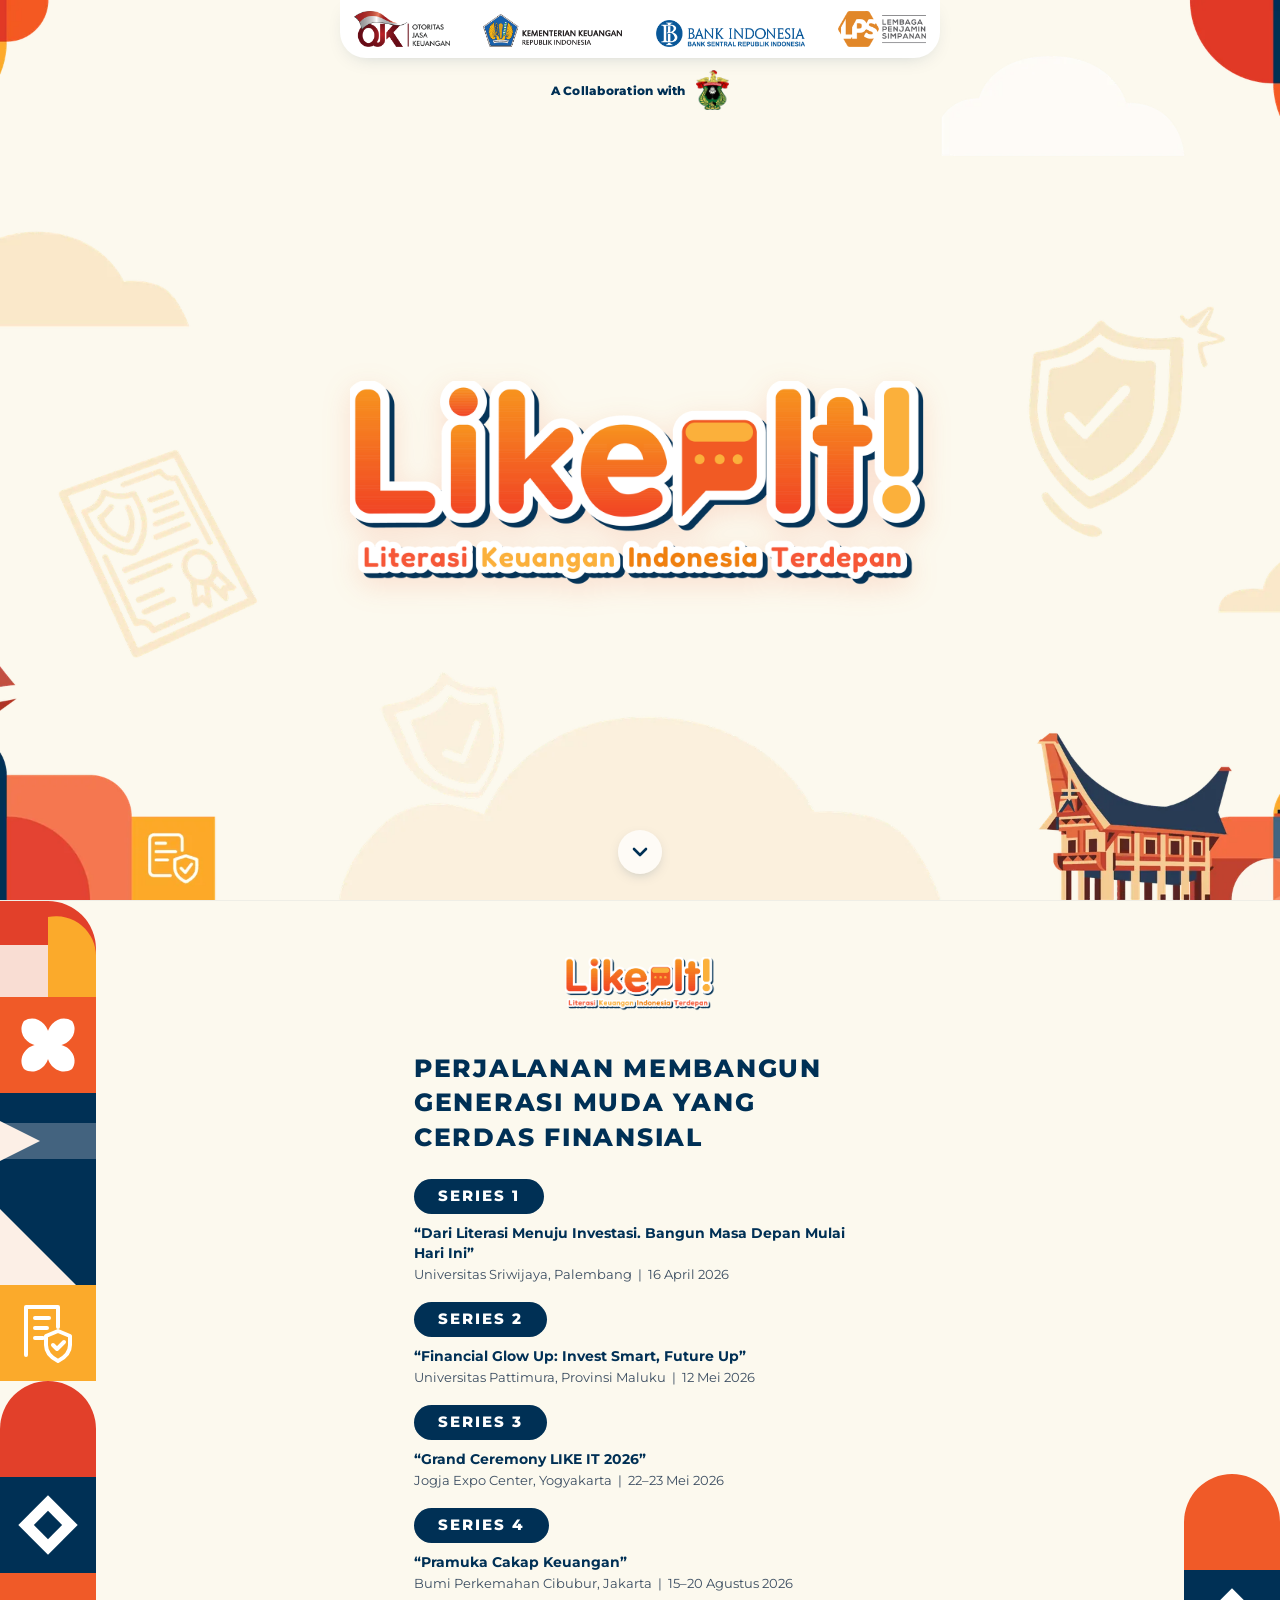
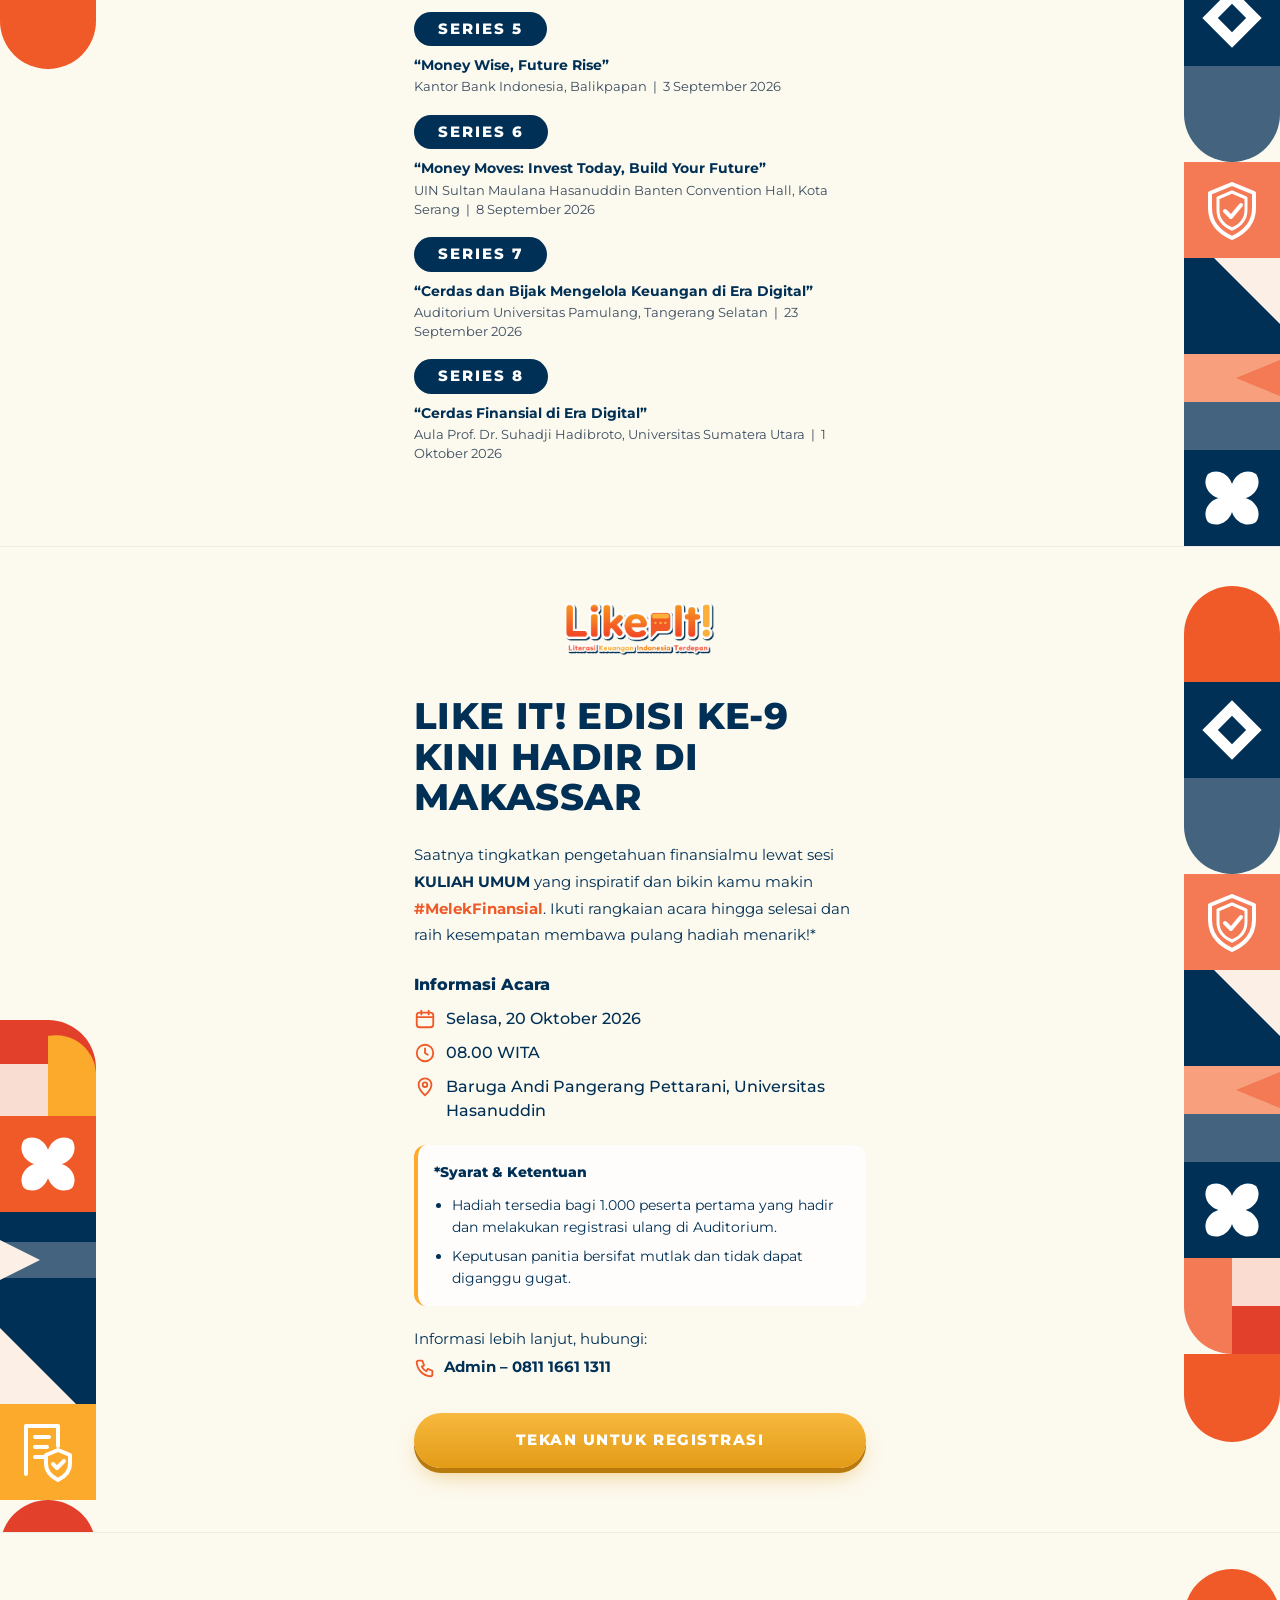
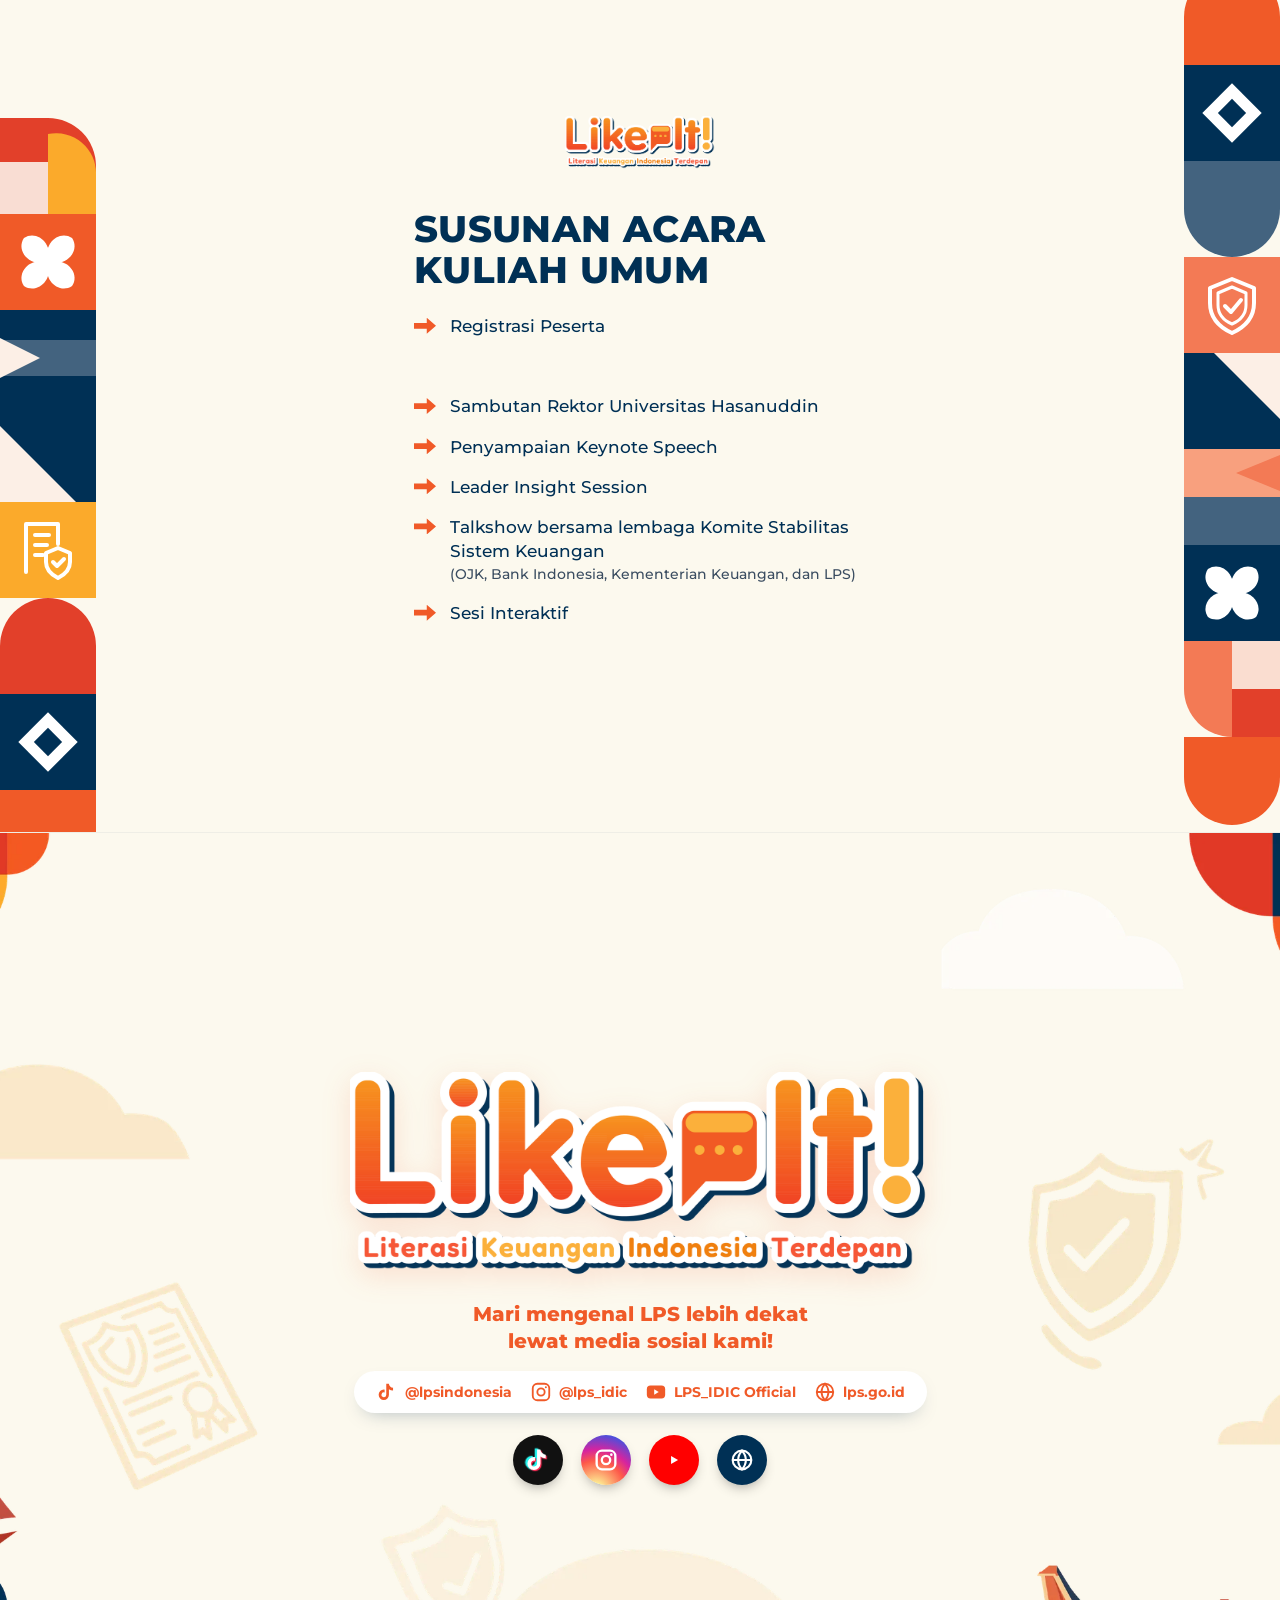
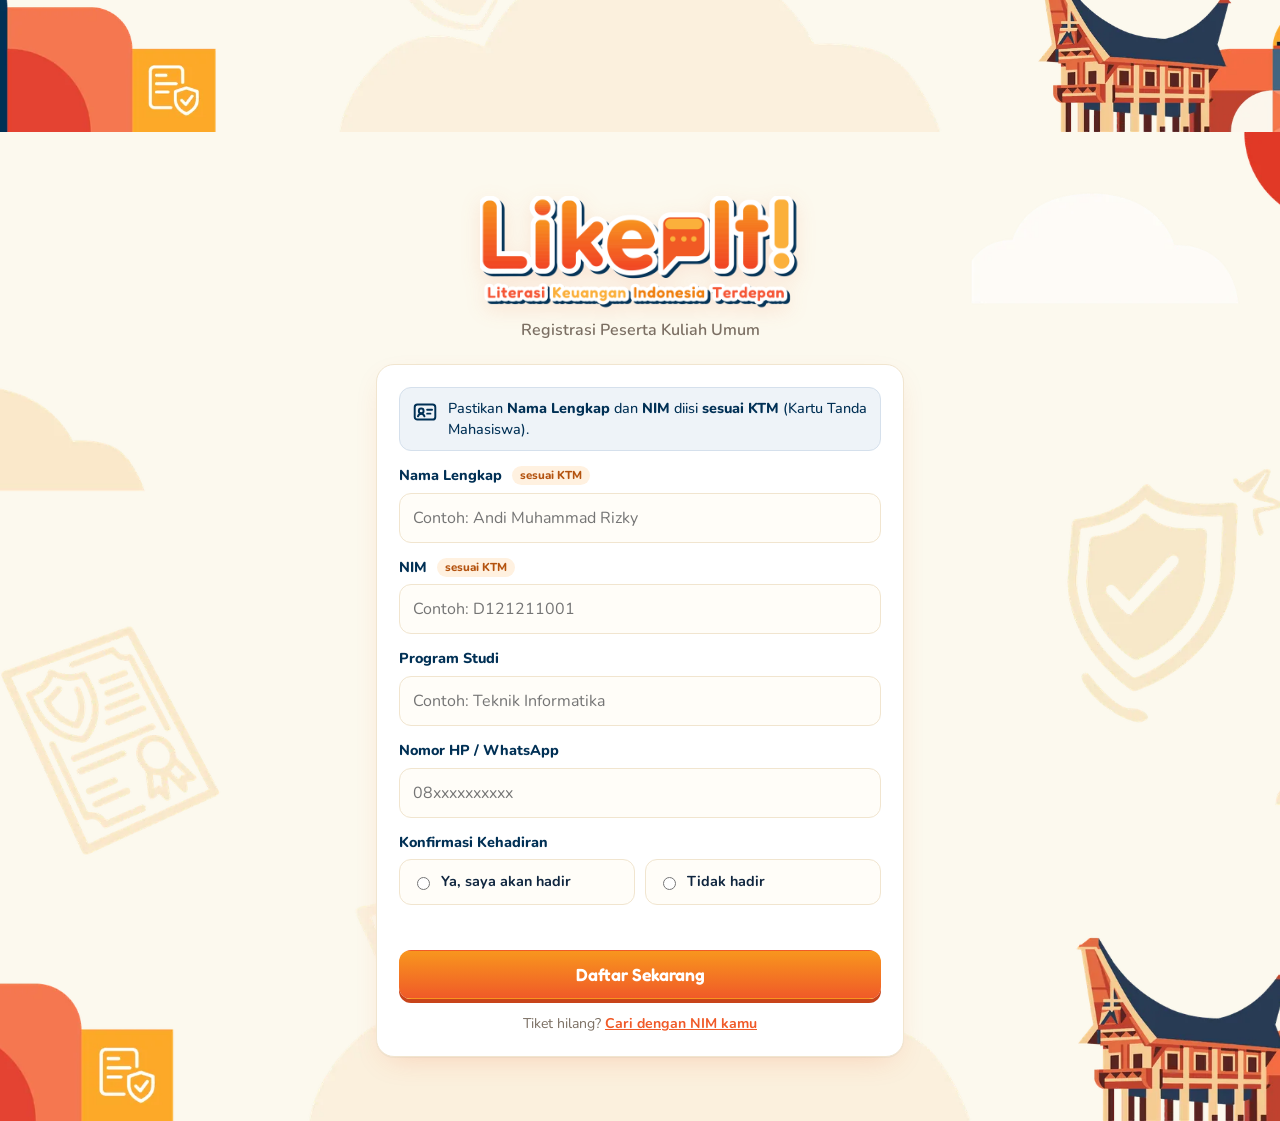
<file: index.html>
<!doctype html>
<html lang="id" class="js">
<head>
  <meta charset="utf-8">
  <meta name="viewport" content="width=device-width, initial-scale=1">
  <title>Event – Registrasi</title>
  <link rel="preconnect" href="https://fonts.googleapis.com">
  <link rel="preconnect" href="https://fonts.gstatic.com" crossorigin>
  <link href="https://fonts.googleapis.com/css2?family=Fredoka:wght@500;600;700&family=Montserrat:wght@400;500;600;800&family=Nunito:wght@400;600;700;800&display=swap" rel="stylesheet">
  <link rel="icon" type="image/png" href="assets/logo.png">
  <link rel="stylesheet" href="style.css">
</head>
<body class="invite-body">
<main class="invite">

  <!-- 1 · Cover -->
  <section class="page kvbg cover" id="top">
    <div class="top-logos reveal">
    <div class="partners">
      <div class="partner-row">
        <img class="p-ojk" src="assets/logos/ojk.png" alt="Otoritas Jasa Keuangan">
        <img class="p-kemenkeu" src="assets/logos/kemenkeu.png" alt="Kementerian Keuangan Republik Indonesia">
        <img class="p-bi" src="assets/logos/bi.png" alt="Bank Indonesia">
        <img class="p-lps" src="assets/logos/lps.png" alt="Lembaga Penjamin Simpanan">
      </div>
    </div>
    <div class="collab">
      <span>A Collaboration with</span>
      <img src="assets/logos/unhas.png" alt="Universitas Hasanuddin">
    </div>
    </div>
    <div class="cover-main reveal">
      <img class="cover-logo" src="assets/logo.png" alt="LikeIT – Literasi Keuangan Indonesia Terdepan">
    </div>
    <a class="scroll-hint" href="#series" aria-label="Gulir ke bawah"><svg viewBox="0 0 24 24"><path d="M6 9l6 6 6-6"/></svg></a>
  </section>

  <!-- 2 · Series -->
  <section class="page content s-series" id="series">
    <img class="strip strip-l" src="assets/strip-left.svg" alt=""><img class="strip strip-r" src="assets/strip-right.svg" alt="">
    <div class="inner">
      <img class="mini-logo reveal" src="assets/logo.png" alt="LikeIT">
      <h2 class="title reveal">Perjalanan membangun generasi muda yang cerdas finansial</h2>
      <ol class="series">
        <li class="reveal"><span class="badge">Series 1</span>
          <b>“Dari Literasi Menuju Investasi. Bangun Masa Depan Mulai Hari Ini”</b>
          <small>Universitas Sriwijaya, Palembang &nbsp;|&nbsp; 16 April 2026</small></li>
        <li class="reveal"><span class="badge">Series 2</span>
          <b>“Financial Glow Up: Invest Smart, Future Up”</b>
          <small>Universitas Pattimura, Provinsi Maluku &nbsp;|&nbsp; 12 Mei 2026</small></li>
        <li class="reveal"><span class="badge">Series 3</span>
          <b>“Grand Ceremony LIKE IT 2026”</b>
          <small>Jogja Expo Center, Yogyakarta &nbsp;|&nbsp; 22–23 Mei 2026</small></li>
        <li class="reveal"><span class="badge">Series 4</span>
          <b>“Pramuka Cakap Keuangan”</b>
          <small>Bumi Perkemahan Cibubur, Jakarta &nbsp;|&nbsp; 15–20 Agustus 2026</small></li>
        <li class="reveal"><span class="badge">Series 5</span>
          <b>“Money Wise, Future Rise”</b>
          <small>Kantor Bank Indonesia, Balikpapan &nbsp;|&nbsp; 3 September 2026</small></li>
        <li class="reveal"><span class="badge">Series 6</span>
          <b>“Money Moves: Invest Today, Build Your Future”</b>
          <small>UIN Sultan Maulana Hasanuddin Banten Convention Hall, Kota Serang &nbsp;|&nbsp; 8 September 2026</small></li>
        <li class="reveal"><span class="badge">Series 7</span>
          <b>“Cerdas dan Bijak Mengelola Keuangan di Era Digital”</b>
          <small>Auditorium Universitas Pamulang, Tangerang Selatan &nbsp;|&nbsp; 23 September 2026</small></li>
        <li class="reveal"><span class="badge">Series 8</span>
          <b>“Cerdas Finansial di Era Digital”</b>
          <small>Aula Prof. Dr. Suhadji Hadibroto, Universitas Sumatera Utara &nbsp;|&nbsp; 1 Oktober 2026</small></li>
      </ol>
    </div>
  </section>

  <!-- 3 · Event info -->
  <section class="page content s-info" id="info">
    <img class="strip strip-l" src="assets/strip-left.svg" alt=""><img class="strip strip-r" src="assets/strip-right.svg" alt="">
    <div class="inner">
      <img class="mini-logo reveal" src="assets/logo.png" alt="LikeIT">
      <h2 class="title big reveal">Like It! Edisi ke-9 kini hadir di Makassar</h2>
      <p class="lead reveal">Saatnya tingkatkan pengetahuan finansialmu lewat sesi <b>KULIAH UMUM</b> yang inspiratif dan bikin kamu makin <b class="tag">#MelekFinansial</b>. Ikuti rangkaian acara hingga selesai dan raih kesempatan membawa pulang hadiah menarik!*</p>

      <h3 class="label reveal">Informasi Acara</h3>
      <ul class="facts reveal">
        <li><svg viewBox="0 0 24 24" aria-hidden="true"><rect x="3" y="5" width="18" height="16" rx="3"/><path d="M3 10h18M8 3v4M16 3v4"/></svg><span>Selasa, 20 Oktober 2026</span></li>
        <li><svg viewBox="0 0 24 24" aria-hidden="true"><circle cx="12" cy="12" r="9"/><path d="M12 7v5l3 2"/></svg><span>08.00 WITA</span></li>
        <li><svg viewBox="0 0 24 24" aria-hidden="true"><path d="M12 21s-7-6.2-7-11.5A7 7 0 0 1 19 9.5C19 14.8 12 21 12 21z"/><circle cx="12" cy="9.5" r="2.5"/></svg><span>Baruga Andi Pangerang Pettarani, Universitas Hasanuddin</span></li>
      </ul>

      <div class="terms reveal">
        <h3 class="label">*Syarat &amp; Ketentuan</h3>
        <ul>
          <li>Hadiah tersedia bagi 1.000 peserta pertama yang hadir dan melakukan registrasi ulang di Auditorium.</li>
          <li>Keputusan panitia bersifat mutlak dan tidak dapat diganggu gugat.</li>
        </ul>
      </div>

      <p class="contact reveal">Informasi lebih lanjut, hubungi:<br>
        <a href="https://wa.me/6281116611311" target="_blank" rel="noopener"><svg viewBox="0 0 24 24" aria-hidden="true"><path d="M5 4h4l2 5-2.5 1.5a11 11 0 0 0 5 5L15 13l5 2v4a2 2 0 0 1-2 2A16 16 0 0 1 3 6a2 2 0 0 1 2-2z"/></svg><span>Admin – 0811 1661 1311</span></a></p>

      <a class="btn-register reveal" href="#daftar">Tekan untuk Registrasi</a>
    </div>
  </section>

  <!-- 4 · Agenda -->
  <section class="page content s-agenda" id="acara">
    <img class="strip strip-l" src="assets/strip-left.svg" alt=""><img class="strip strip-r" src="assets/strip-right.svg" alt="">
    <div class="inner">
      <img class="mini-logo reveal" src="assets/logo.png" alt="LikeIT">
      <h2 class="title big reveal">Susunan Acara Kuliah Umum</h2>
      <ol class="agenda">
        <li class="reveal">Registrasi Peserta</li>
        <li class="reveal">Opening Performance</li>
        <li class="reveal">Sambutan Rektor Universitas Hasanuddin</li>
        <li class="reveal">Penyampaian Keynote Speech</li>
        <li class="reveal">Leader Insight Session</li>
        <li class="reveal">Talkshow bersama lembaga Komite Stabilitas Sistem Keuangan <span>(OJK, Bank Indonesia, Kementerian Keuangan, dan LPS)</span></li>
        <li class="reveal">Sesi Interaktif</li>
      </ol>
    </div>
  </section>

  <!-- 5 · Social -->
  <section class="page kvbg social" id="sosmed">
    <div class="cover-main">
      <img class="cover-logo reveal" src="assets/logo.png" alt="LikeIT – Literasi Keuangan Indonesia Terdepan">
      <p class="social-lead reveal">Mari mengenal LPS lebih dekat<br>lewat media sosial kami!</p>
      <div class="handles reveal">
        <a href="https://www.tiktok.com/@lpsindonesia" target="_blank" rel="noopener"><svg viewBox="0 0 24 24" class="i-tt"><path d="M14 3c.4 2.6 2 4.2 4.6 4.4v3a7.6 7.6 0 0 1-4.5-1.4V15a5.6 5.6 0 1 1-5.6-5.6c.3 0 .6 0 .9.1v3.1a2.6 2.6 0 1 0 1.8 2.4V3H14z"/></svg>@lpsindonesia</a>
        <a href="https://www.instagram.com/lps_idic/" target="_blank" rel="noopener"><svg viewBox="0 0 24 24" class="i-ig"><rect x="3" y="3" width="18" height="18" rx="5"/><circle cx="12" cy="12" r="4"/><circle cx="17.3" cy="6.7" r="1.1" class="dot"/></svg>@lps_idic</a>
        <a href="https://www.youtube.com/@LPS_IDIC" target="_blank" rel="noopener"><svg viewBox="0 0 24 24" class="i-yt"><rect x="2" y="5" width="20" height="14" rx="4"/><path d="M10 9l5 3-5 3z" class="play"/></svg>LPS_IDIC Official</a>
        <a href="https://lps.go.id" target="_blank" rel="noopener"><svg viewBox="0 0 24 24" class="i-web"><circle cx="12" cy="12" r="9"/><path d="M3 12h18M12 3c2.6 2.8 3.8 5.8 3.8 9s-1.2 6.2-3.8 9c-2.6-2.8-3.8-5.8-3.8-9S9.4 5.8 12 3z"/></svg>lps.go.id</a>
      </div>
      <div class="social-icons reveal">
        <a class="si tt" href="https://www.tiktok.com/@lpsindonesia" target="_blank" rel="noopener" aria-label="TikTok"><svg viewBox="0 0 24 24"><path d="M14 3c.4 2.6 2 4.2 4.6 4.4v3a7.6 7.6 0 0 1-4.5-1.4V15a5.6 5.6 0 1 1-5.6-5.6c.3 0 .6 0 .9.1v3.1a2.6 2.6 0 1 0 1.8 2.4V3H14z"/></svg></a>
        <a class="si ig" href="https://www.instagram.com/lps_idic/" target="_blank" rel="noopener" aria-label="Instagram"><svg viewBox="0 0 24 24"><rect x="4" y="4" width="16" height="16" rx="4.5" fill="none" stroke="#fff" stroke-width="2"/><circle cx="12" cy="12" r="3.6" fill="none" stroke="#fff" stroke-width="2"/><circle cx="16.6" cy="7.4" r="1.1" fill="#fff"/></svg></a>
        <a class="si yt" href="https://www.youtube.com/@LPS_IDIC" target="_blank" rel="noopener" aria-label="YouTube"><svg viewBox="0 0 24 24"><path d="M9.5 8.5l6 3.5-6 3.5z" fill="#fff"/></svg></a>
        <a class="si web" href="https://lps.go.id" target="_blank" rel="noopener" aria-label="Website LPS"><svg viewBox="0 0 24 24"><circle cx="12" cy="12" r="8" fill="none" stroke="#fff" stroke-width="1.8"/><path d="M4 12h16M12 4c2.2 2.4 3.3 5 3.3 8s-1.1 5.6-3.3 8c-2.2-2.4-3.3-5-3.3-8S9.8 6.4 12 4z" fill="none" stroke="#fff" stroke-width="1.8"/></svg></a>
      </div>
    </div>
  
  </section>

  <!-- 6 · Registration -->
  <section class="kvbg page-form" id="daftar">
<div class="wrap">
  <header class="brand">
    <img class="brand-logo" src="assets/logo.png" alt="LikeIT – Literasi Keuangan Indonesia Terdepan">
    <div class="sub">Registrasi Peserta Kuliah Umum</div>
  </header>

  <!-- Registration form -->
  <form id="regForm" class="card" novalidate>
    <div id="savedNotice" class="notice info hidden">
      Kamu sudah terdaftar di perangkat ini. <a href="#" id="showSaved">Lihat tiket saya</a>
      · <a href="#" id="forgetSaved" class="muted-link">Hapus dari perangkat ini</a>
    </div>

    <div class="notice ktm">
      <svg viewBox="0 0 24 24" aria-hidden="true"><rect x="2.5" y="5" width="19" height="14" rx="2.5"/><circle cx="8.5" cy="11" r="2.2"/><path d="M5.5 16c.6-1.6 1.7-2.4 3-2.4s2.4.8 3 2.4M14 10h4.5M14 13.5h3"/></svg>
      <span>Pastikan <b>Nama Lengkap</b> dan <b>NIM</b> diisi <b>sesuai KTM</b> (Kartu Tanda Mahasiswa).</span>
    </div>

    <label for="name">Nama Lengkap <span class="hint">sesuai KTM</span></label>
    <input id="name" name="name" autocomplete="name" required maxlength="100" placeholder="Contoh: Andi Muhammad Rizky">

    <label for="nim">NIM <span class="hint">sesuai KTM</span></label>
    <input id="nim" name="nim" autocapitalize="characters" autocomplete="off" spellcheck="false" required maxlength="20" placeholder="Contoh: D121211001">

    <label for="major">Program Studi</label>
    <input id="major" name="major" required maxlength="100" placeholder="Contoh: Teknik Informatika">

    <label for="phone">Nomor HP / WhatsApp</label>
    <input id="phone" name="phone" type="tel" inputmode="tel" required maxlength="20" placeholder="08xxxxxxxxxx">

    <label>Konfirmasi Kehadiran</label>
    <div class="radio-row">
      <label><input type="radio" name="attendance" value="Yes" required> Ya, saya akan hadir</label>
      <label><input type="radio" name="attendance" value="No"> Tidak hadir</label>
    </div>

    <p class="error" id="formError"></p>
    <button class="btn primary block" type="submit" id="submitBtn">Daftar Sekarang</button>
    <p class="muted" style="text-align:center;font-size:.88rem;margin:14px 0 0">
      Tiket hilang? <a href="#" id="showLookup">Cari dengan NIM kamu</a>
    </p>
  </form>

  <!-- Lookup form -->
  <form id="lookupForm" class="card hidden" novalidate>
    <h2 style="margin:0 0 4px;font-size:1.15rem">Cari Tiket Saya</h2>
    <p class="muted" style="margin:0">Masukkan NIM dan nomor HP yang kamu gunakan saat mendaftar.</p>
    <label for="lnim">NIM</label>
    <input id="lnim" name="nim" autocapitalize="characters" autocomplete="off" spellcheck="false" required>
    <label for="lphone">Nomor HP / WhatsApp</label>
    <input id="lphone" name="phone" type="tel" required placeholder="08xxxxxxxxxx">
    <p class="error" id="lookupError"></p>
    <button class="btn primary block" type="submit">Cari Tiket</button>
    <button class="btn block" type="button" id="backToForm" style="margin-top:10px">Kembali ke Formulir</button>
  </form>

  <!-- Ticket -->
  <div id="ticket" class="card ticket hidden">
    <div id="ticketNotice"></div>
    <h2 style="margin:0">QR Code Tiket Kamu</h2>
    <p class="muted" style="margin:4px 0 0">Unduh QR Code ini dan tunjukkan saat registrasi ulang.</p>
    <div class="qr" id="qr"></div>
    <div class="tid" id="tid"></div>
    <dl class="kv" id="details"></dl>
    <div class="actions">
      <button class="btn primary" id="dlBtn">Unduh Tiket</button>
      <button class="btn" id="newBtn">Daftarkan Peserta Lain</button>
    </div>
  </div>
</div>
  </section>
</main>


<script src="assets/vendor/qrcode.min.js"></script>
<script src="config.js"></script>
<script src="common.js"></script>
<script>
const $ = id => document.getElementById(id);
const regForm = $('regForm'), lookupForm = $('lookupForm'), ticket = $('ticket');
let current = null;

// Friendly Indonesian message for network/server errors (backend validation messages are already Indonesian)
function idErr(ex) {
  const m = String(ex && ex.message || ex);
  if (/sibuk/i.test(m)) return 'Server sedang sangat sibuk. Tunggu sebentar lalu tekan Daftar lagi.';
  if (/failed to fetch|networkerror|load failed|unexpected response|timed out/i.test(m)) return 'Gagal terhubung ke server. Periksa koneksi internet kamu, lalu coba lagi.';
  if (/API_URL/.test(m)) return 'Sistem registrasi belum dikonfigurasi. Hubungi panitia.';
  return m;
}

function show(view) {
  [regForm, lookupForm, ticket].forEach(el => el.classList.toggle('hidden', el !== view));
  document.getElementById('daftar').scrollIntoView({ behavior: 'smooth' });
}

function showTicket(rec, notice) {
  current = rec;
  store('myTicket', rec);
  makeQR($('qr'), rec, 240);
  $('tid').textContent = rec.id;
  $('details').innerHTML = [
    ['Nama', rec.name], ['NIM', rec.nim], ['Prodi', rec.major],
    ['No. HP', rec.phone], ['Kehadiran', rec.attendance === 'Yes' ? 'Hadir' : 'Tidak hadir']
  ].map(([k, v]) => `<dt>${k}</dt><dd>${esc(v)}</dd>`).join('');
  $('ticketNotice').innerHTML = notice ? `<div class="notice ${notice.type}">${esc(notice.text)}</div>` : '';
  show(ticket);
}

function validate(f) {
  const v = {
    name: f.name.value.trim(), nim: f.nim.value.trim(), major: f.major.value.trim(),
    phone: f.phone.value.trim(),
    attendance: (f.querySelector('input[name=attendance]:checked') || {}).value
  };
  if (!v.name || !v.nim || !v.major || !v.phone) return [null, 'Mohon lengkapi semua kolom.'];
  if (!/^[0-9A-Za-z]{4,20}$/.test(v.nim.replace(/\s+/g, ''))) return [null, 'NIM harus terdiri dari 4–20 huruf/angka (sesuai KTM).'];
  if (!/^\+?\d{8,15}$/.test(v.phone.replace(/[\s-]/g, ''))) return [null, 'Masukkan nomor HP yang valid, contoh 08123456789.'];
  if (!v.attendance) return [null, 'Mohon pilih konfirmasi kehadiran.'];
  return [v, null];
}

regForm.addEventListener('submit', async e => {
  e.preventDefault();
  const [data, err] = validate(regForm);
  $('formError').textContent = err || '';
  if (err) return;
  const btn = $('submitBtn');
  btn.disabled = true; btn.textContent = 'Mendaftarkan…';
  try {
    const res = await apiRetry({ action: 'register', ...data }, {
      onRetry: n => { btn.textContent = `Server sedang sibuk, mencoba lagi… (${n})`; }
    });
    regForm.reset();
    let notice = null;
    // A duplicate on a retry just means our first attempt got through – treat it as a normal success.
    if (res.duplicate && res.attempts === 1) notice = { type: 'warn', text: 'Kamu sudah terdaftar sebelumnya dengan NIM dan nomor HP ini. Berikut tiket kamu.' };
    else if (res.record.attendance !== 'Yes') notice = { type: 'info', text: "Kamu memilih tidak hadir. Jika rencana berubah, QR code ini tetap bisa digunakan untuk registrasi ulang." };
    showTicket(res.record, notice);
  } catch (ex) {
    if (ex.code === 'NIM_TAKEN') {
      // Don't show anyone's data – point them to the NIM + phone lookup instead.
      const nim = regForm.nim.value.trim();
      $('formError').innerHTML = 'NIM ini sudah terdaftar. Jika ini NIM kamu, <a href="#" id="goLookup">cari tiket dengan NIM dan nomor HP</a> yang didaftarkan.';
      $('goLookup').onclick = e => { e.preventDefault(); lookupForm.nim.value = nim; show(lookupForm); lookupForm.phone.focus(); };
    } else {
      $('formError').textContent = idErr(ex);
    }
  } finally {
    btn.disabled = false; btn.textContent = 'Daftar Sekarang';
  }
});

lookupForm.addEventListener('submit', async e => {
  e.preventDefault();
  const nim = lookupForm.nim.value.trim(), phone = lookupForm.phone.value.trim();
  if (!nim || !phone) { $('lookupError').textContent = 'Isi NIM dan nomor HP.'; return; }
  const btn = lookupForm.querySelector('button[type=submit]');
  btn.disabled = true; $('lookupError').textContent = '';
  try {
    const res = await apiRetry({ action: 'lookup', nim, phone }, { tries: 3 });
    showTicket(res.record);
  } catch (ex) { $('lookupError').textContent = idErr(ex); }
  finally { btn.disabled = false; }
});

$('dlBtn').onclick = () => current && downloadTicket(current, $('qr'));
$('newBtn').onclick = () => { show(regForm); updateSavedNotice(); };
$('showLookup').onclick = e => { e.preventDefault(); show(lookupForm); };
$('backToForm').onclick = () => show(regForm);
$('showSaved').onclick = e => { e.preventDefault(); const t = load('myTicket'); if (t) showTicket(t); };

/* ---- Invitation pages: reveal on scroll ---- */
(function () {
  const els = document.querySelectorAll('.reveal');
  if (!('IntersectionObserver' in window) || matchMedia('(prefers-reduced-motion: reduce)').matches) {
    els.forEach(el => el.classList.add('in')); return;
  }
  const io = new IntersectionObserver(entries => entries.forEach(e => {
    if (e.isIntersecting) { e.target.classList.add('in'); io.unobserve(e.target); }
  }), { threshold: 0.12, rootMargin: '0px 0px -5% 0px' });
  els.forEach(el => io.observe(el));
})();

function updateSavedNotice() { $('savedNotice').classList.toggle('hidden', !load('myTicket')); }
updateSavedNotice();

$('forgetSaved').onclick = e => {
  e.preventDefault();
  if (!confirm('Hapus tiket yang tersimpan di perangkat ini? Data registrasi kamu tetap aman, dan tiket bisa dicari lagi dengan NIM + nomor HP.')) return;
  store('myTicket', null); updateSavedNotice();
};

// The ticket saved on this device may have been deleted from the sheet (e.g. test data reset).
// Re-check it quietly with its own NIM + phone; forget it only if the server says it no longer exists.
(async function verifySavedTicket() {
  const t = load('myTicket');
  if (!t || !t.nim || !t.phone) return;
  try {
    const res = await api({ action: 'lookup', nim: t.nim, phone: t.phone });
    if (res.record && res.record.id === t.id) store('myTicket', res.record);
    else store('myTicket', null);           // same NIM was re-registered with a new ticket
  } catch (ex) {
    if (/tidak ditemukan/i.test(ex.message)) store('myTicket', null);   // row was deleted
    // network/busy errors: keep the saved ticket as is
  }
  updateSavedNotice();
})();
</script>
</body>
</html>
</file>
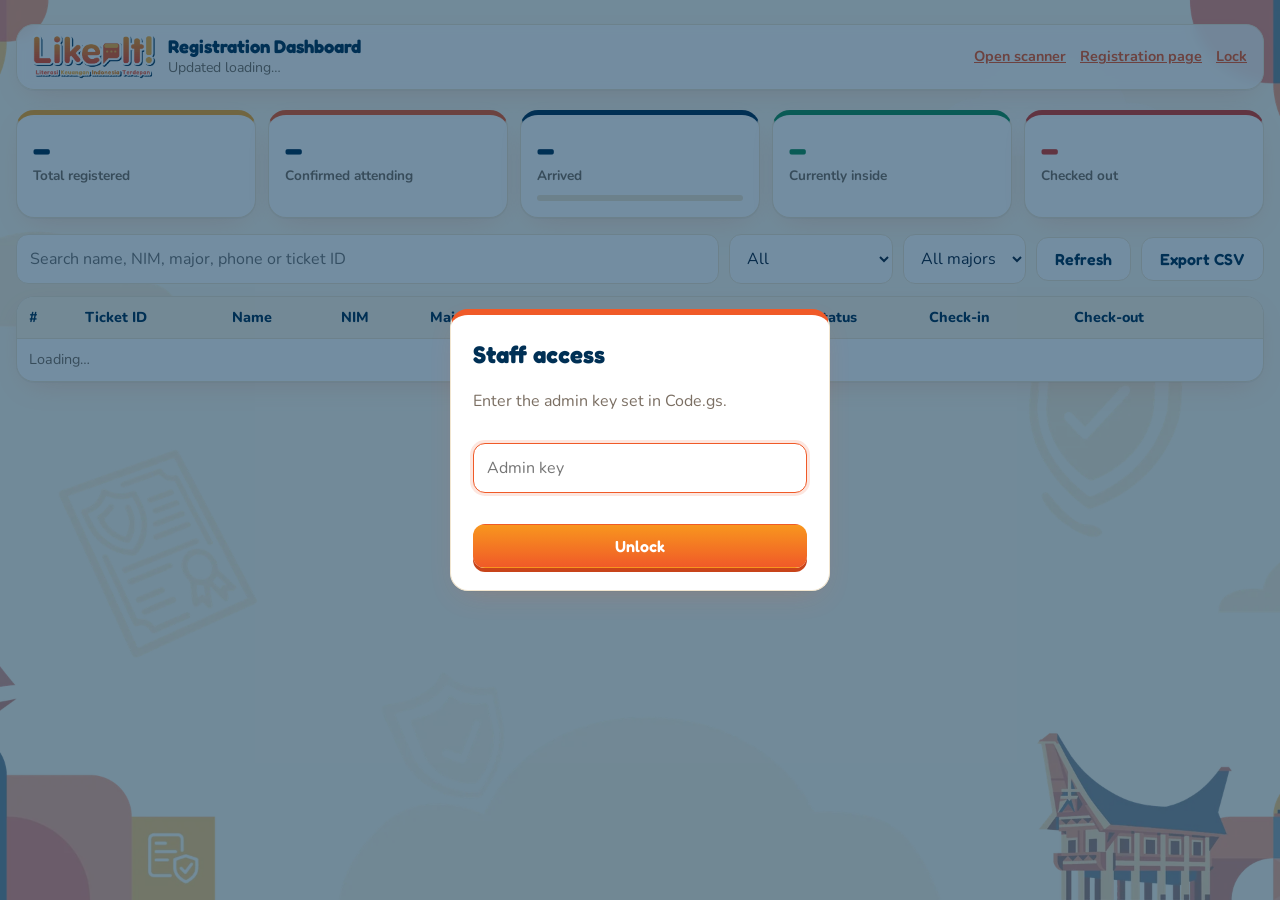
<file: dashboard.html>
<!doctype html>
<html lang="en">
<head>
  <meta charset="utf-8">
  <meta name="viewport" content="width=device-width, initial-scale=1">
  <title>Event – Dashboard</title>
  <link rel="preconnect" href="https://fonts.googleapis.com">
  <link rel="preconnect" href="https://fonts.gstatic.com" crossorigin>
  <link href="https://fonts.googleapis.com/css2?family=Fredoka:wght@500;600;700&family=Nunito:wght@400;600;700;800&display=swap" rel="stylesheet">
  <link rel="icon" type="image/png" href="assets/logo.png">
  <link rel="stylesheet" href="style.css">
</head>
<body class="staff">
<div class="wrap wide">
  <header class="top">
    <div class="ident">
      <img src="assets/logo.png" alt="LikeIT">
      <div>
      <h1>Registration Dashboard</h1>
      <div class="sub">Updated <span id="updated">loading…</span></div>
      </div>
    </div>
    <nav class="links">
      <a href="scanner.html">Open scanner</a>
      <a href="index.html" target="_blank">Registration page</a>
      <a href="#" onclick="logoutAdmin();return false">Lock</a>
    </nav>
  </header>

  <section class="stats">
    <div class="stat"><div class="n" id="sTotal">–</div><div class="l">Total registered</div></div>
    <div class="stat"><div class="n" id="sYes">–</div><div class="l">Confirmed attending</div></div>
    <div class="stat"><div class="n" id="sArr">–</div><div class="l">Arrived <span id="sPct"></span></div>
      <div class="bar"><i id="sBar"></i></div></div>
    <div class="stat"><div class="n" id="sIn" style="color:var(--ok)">–</div><div class="l">Currently inside</div></div>
    <div class="stat"><div class="n" id="sOut" style="color:var(--bad)">–</div><div class="l">Checked out</div></div>
  </section>

  <div class="toolbar">
    <input id="q" placeholder="Search name, NIM, major, phone or ticket ID">
    <select id="fStatus">
      <option value="all">All</option>
      <option value="in">Currently inside</option>
      <option value="out">Checked out</option>
      <option value="none">Not arrived</option>
      <option value="yes">Attending: Yes</option>
      <option value="no">Attending: No</option>
    </select>
    <select id="fMajor"><option value="">All majors</option></select>
    <button class="btn" id="refreshBtn">Refresh</button>
    <button class="btn" id="csvBtn">Export CSV</button>
  </div>

  <div class="table-wrap">
    <table>
      <thead><tr>
        <th>#</th><th>Ticket ID</th><th>Name</th><th>NIM</th><th>Major</th><th>Phone</th>
        <th>Attending</th><th>Status</th><th>Check-in</th><th>Check-out</th><th></th>
      </tr></thead>
      <tbody id="tbody"><tr><td colspan="11" class="muted">Loading…</td></tr></tbody>
    </table>
  </div>
  <p class="error" id="err"></p>
</div>

<!-- QR modal -->
<div class="modal hidden" id="modal">
  <div class="card ticket">
    <div class="tid" id="mId"></div>
    <div class="qr" id="mQr"></div>
    <dl class="kv" id="mDetails"></dl>
    <div class="actions">
      <button class="btn primary" id="mDl">Download ticket</button>
      <button class="btn" id="mClose">Close</button>
    </div>
    <div class="vbtns">
      <button class="btn vin" id="mIn">Check in</button>
      <button class="btn vout" id="mOut">Check out</button>
    </div>
  </div>
</div>

<script src="assets/vendor/qrcode.min.js"></script>
<script src="config.js"></script>
<script src="common.js"></script>
<script>
const $ = id => document.getElementById(id);
const STATE = { in: ['Inside', 'ok'], out: ['Checked out', 'out'], none: ['Not arrived', 'no'] };
let KEY = null, rows = [], timer = null, modalRec = null;

requireAdmin(k => { KEY = k; refresh(); timer = setInterval(refresh, 15000); });

async function refresh() {
  if (!KEY) return;
  try {
    const res = await api({ action: 'list', key: KEY });
    rows = res.rows.sort((a, b) => a.registeredAt.localeCompare(b.registeredAt));
    $('err').textContent = '';
    $('updated').textContent = new Date().toLocaleTimeString();
    fillMajors(); render();
  } catch (e) { $('err').textContent = e.message; }
}

function fillMajors() {
  const sel = $('fMajor'), cur = sel.value;
  const majors = [...new Set(rows.map(r => r.major.trim()).filter(Boolean))].sort((a, b) => a.localeCompare(b));
  sel.innerHTML = '<option value="">All majors</option>' + majors.map(m => `<option>${esc(m)}</option>`).join('');
  sel.value = majors.includes(cur) ? cur : '';
}

function filtered() {
  const q = $('q').value.trim().toLowerCase(), st = $('fStatus').value, mj = $('fMajor').value;
  return rows.filter(r => {
    if (['in', 'out', 'none'].includes(st) && r.state !== st) return false;
    if (st === 'yes' && r.attendance !== 'Yes') return false;
    if (st === 'no' && r.attendance === 'Yes') return false;
    if (mj && r.major.trim() !== mj) return false;
    if (q && ![r.id, r.name, r.nim, r.major, r.phone].join(' ').toLowerCase().includes(q)) return false;
    return true;
  });
}

function render() {
  const total = rows.length, yes = rows.filter(r => r.attendance === 'Yes').length;
  const inn = rows.filter(r => r.state === 'in').length, out = rows.filter(r => r.state === 'out').length;
  const arr = inn + out;
  $('sTotal').textContent = total; $('sYes').textContent = yes; $('sArr').textContent = arr;
  $('sIn').textContent = inn; $('sOut').textContent = out;
  const pct = yes ? Math.round(arr / yes * 100) : 0;
  $('sPct').textContent = yes ? `(${pct}% of confirmed)` : '';
  $('sBar').style.width = Math.min(pct, 100) + '%';

  const list = filtered();
  $('tbody').innerHTML = list.length ? list.map((r, i) => `
    <tr>
      <td class="muted">${i + 1}</td>
      <td class="mono">${esc(r.id)}</td>
      <td>${esc(r.name)}</td>
      <td class="mono">${esc(r.nim)}</td>
      <td>${esc(r.major)}</td>
      <td class="mono">${esc(r.phone)}</td>
      <td><span class="pill ${r.attendance === 'Yes' ? 'ok' : 'no'}">${esc(r.attendance)}</span></td>
      <td><span class="pill ${STATE[r.state][1]}">${STATE[r.state][0]}</span></td>
      <td class="muted">${esc(fmtTime(r.checkInTime))}</td>
      <td class="muted">${esc(fmtTime(r.checkOutTime))}</td>
      <td><button class="btn small" data-id="${esc(r.id)}">View</button></td>
    </tr>`).join('') : '<tr><td colspan="11" class="muted">No registrations match.</td></tr>';
}

$('tbody').addEventListener('click', e => {
  const id = e.target.dataset && e.target.dataset.id;
  if (id) openModal(rows.find(r => r.id === id));
});

function openModal(r) {
  modalRec = r;
  $('mId').textContent = r.id;
  makeQR($('mQr'), r, 220);
  $('mDetails').innerHTML = [['Name', r.name], ['NIM', r.nim], ['Major', r.major], ['Phone', r.phone],
    ['Attending', r.attendance], ['Status', STATE[r.state][0]],
    ['Check-in', fmtTime(r.checkInTime) || '–'], ['Check-out', fmtTime(r.checkOutTime) || '–']]
    .map(([k, v]) => `<dt>${k}</dt><dd>${esc(v)}</dd>`).join('');
  $('mIn').disabled = r.state === 'in';
  $('mOut').disabled = r.state !== 'in';
  $('modal').classList.remove('hidden');
}
$('mClose').onclick = () => $('modal').classList.add('hidden');
$('modal').onclick = e => { if (e.target.id === 'modal') $('modal').classList.add('hidden'); };
$('mDl').onclick = () => modalRec && downloadTicket(modalRec, $('mQr'));
async function manualMove(dir) {
  if (!modalRec) return;
  $('mIn').disabled = $('mOut').disabled = true;
  try {
    const res = await api({ action: dir === 'in' ? 'checkin' : 'checkout', id: modalRec.id, key: KEY });
    if (res.conflict) alert('Status was already changed on another device. Refreshing.');
    $('modal').classList.add('hidden');
    await refresh();
  } catch (e) { alert(e.message); openModal(modalRec); }
}
$('mIn').onclick = () => manualMove('in');
$('mOut').onclick = () => manualMove('out');

['q', 'fStatus', 'fMajor'].forEach(id => $(id).addEventListener('input', render));
$('refreshBtn').onclick = refresh;

$('csvBtn').onclick = () => {
  const head = ['Ticket ID', 'Name', 'NIM', 'Major', 'Phone', 'Attending', 'Status', 'Check-in Time', 'Check-out Time', 'Registered At'];
  const cell = v => `"${String(v == null ? '' : v).replace(/"/g, '""')}"`;
  const lines = [head.map(cell).join(',')].concat(filtered().map(r =>
    [r.id, r.name, "'" + r.nim, r.major, "'" + r.phone, r.attendance, STATE[r.state][0],
     fmtTime(r.checkInTime), fmtTime(r.checkOutTime), fmtTime(r.registeredAt)].map(cell).join(',')));
  const blob = new Blob(['\ufeff' + lines.join('\r\n')], { type: 'text/csv;charset=utf-8' });
  const a = document.createElement('a');
  a.href = URL.createObjectURL(blob);
  a.download = `registrations-${new Date().toISOString().slice(0, 10)}.csv`;
  a.click();
};
</script>
</body>
</html>
</file>
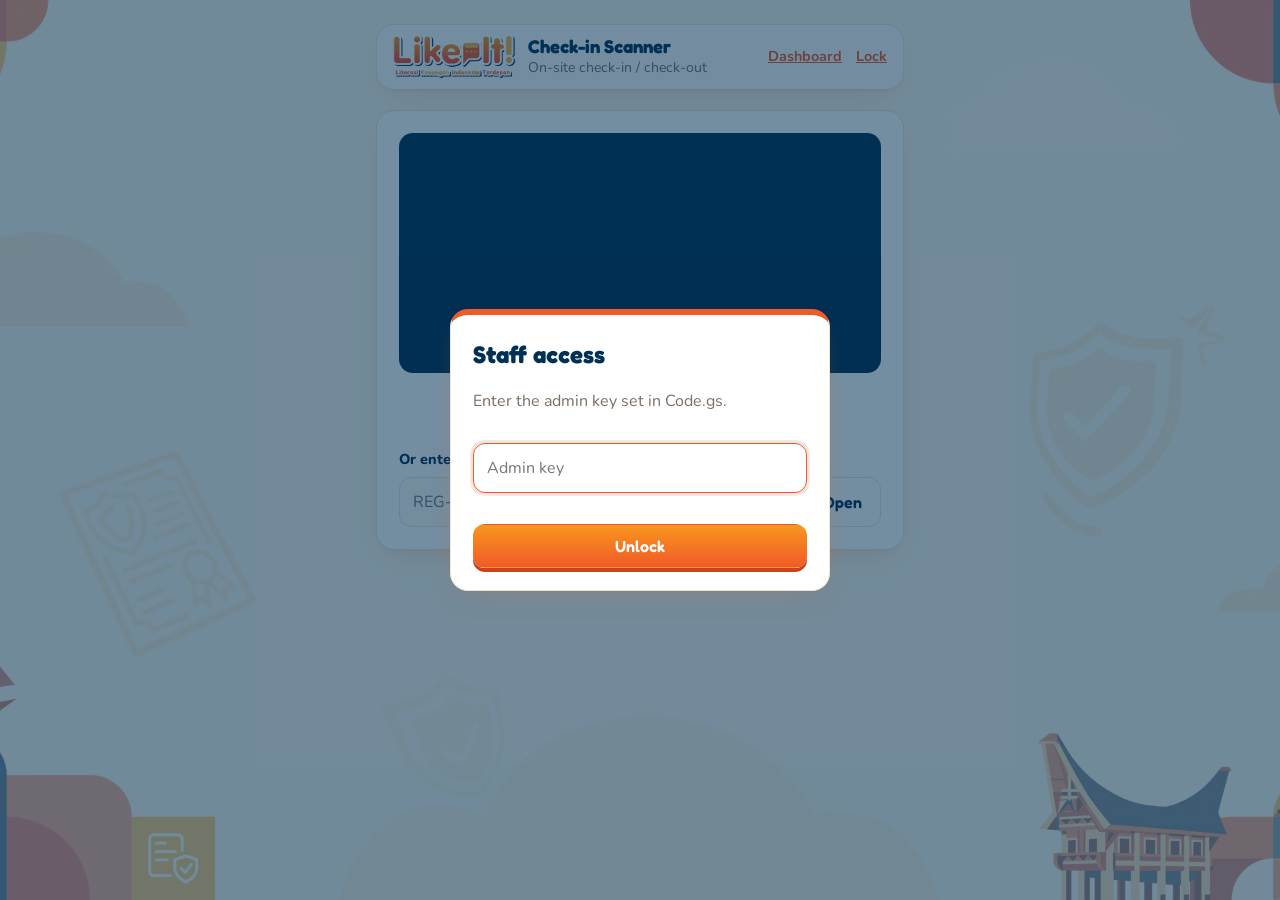
<file: scanner.html>
<!doctype html>
<html lang="en">
<head>
  <meta charset="utf-8">
  <meta name="viewport" content="width=device-width, initial-scale=1">
  <title>Event – Check-in Scanner</title>
  <link rel="preconnect" href="https://fonts.googleapis.com">
  <link rel="preconnect" href="https://fonts.gstatic.com" crossorigin>
  <link href="https://fonts.googleapis.com/css2?family=Fredoka:wght@500;600;700&family=Nunito:wght@400;600;700;800&display=swap" rel="stylesheet">
  <link rel="icon" type="image/png" href="assets/logo.png">
  <link rel="stylesheet" href="style.css">
</head>
<body class="staff">
<div class="wrap">
  <header class="top">
    <div class="ident">
      <img src="assets/logo.png" alt="LikeIT">
      <div>
      <h1>Check-in Scanner</h1>
      <div class="sub">On-site check-in / check-out</div>
      </div>
    </div>
    <nav class="links">
      <a href="dashboard.html">Dashboard</a>
      <a href="#" onclick="logoutAdmin();return false">Lock</a>
    </nav>
  </header>

  <div class="card">
    <div id="readerWrap">
      <div id="reader"></div>
      <div class="paused-note">Camera paused — close the popup to scan the next person</div>
    </div>
    <div class="actions">
      <button class="btn primary" id="startBtn">Start camera</button>
      <button class="btn hidden" id="stopBtn">Stop camera</button>
      <select id="camSel" class="hidden" style="width:auto"></select>
    </div>

    <label for="manualId">Or enter ticket ID manually</label>
    <form class="row" id="manualForm">
      <input id="manualId" placeholder="REG-XXXXXXXX" autocapitalize="characters">
      <button class="btn" type="submit">Open</button>
    </form>

    <div id="result" class="result hidden"></div>
  </div>

  <p class="muted" style="font-size:.85rem;text-align:center;margin-top:14px">
    This session: <b id="cntIn">0</b> checked in · <b id="cntOut">0</b> checked out
  </p>
</div>

<!-- Verification popup -->
<div class="vmodal hidden" id="vm">
  <div class="vcard" id="vcard" role="dialog" aria-modal="true" aria-labelledby="vName">
    <div class="vhead">
      <span class="vlabel" id="vLabel">CHECKING…</span>
      <button class="vclose" id="vClose" aria-label="Cancel">×</button>
    </div>
    <div class="vname" id="vName"></div>
    <dl class="kv" id="vDetails"></dl>
    <div class="vstate" id="vState"></div>
    <div class="vbtns">
      <button class="btn vin" id="vIn" disabled>Check in</button>
      <button class="btn vout" id="vOut" disabled>Check out</button>
    </div>
  </div>
</div>

<script src="assets/vendor/html5-qrcode.min.js"></script>
<script src="config.js"></script>
<script src="common.js"></script>
<script>
const $ = id => document.getElementById(id);
let KEY = null, scanner = null, popupOpen = false, current = null;
let lastText = '', lastAt = 0, cntIn = 0, cntOut = 0;

requireAdmin(k => { KEY = k; });

/* ---------- camera ---------- */
async function startCamera() {
  try {
    const cams = await Html5Qrcode.getCameras();
    if (!cams.length) throw new Error('No camera found.');
    const sel = $('camSel');
    if (!sel.options.length) {
      sel.innerHTML = cams.map(c => `<option value="${esc(c.id)}">${esc(c.label || 'Camera')}</option>`).join('');
      const back = cams.find(c => /back|rear|environment/i.test(c.label));
      sel.value = back ? back.id : cams[cams.length - 1].id;
    }
    sel.classList.toggle('hidden', cams.length < 2);
    scanner = scanner || new Html5Qrcode('reader');
    await scanner.start(sel.value, { fps: 10, qrbox: { width: 250, height: 250 } }, onScan, () => {});
    $('startBtn').classList.add('hidden');
    $('stopBtn').classList.remove('hidden');
  } catch (err) {
    showResult('bad', 'Camera error', esc(err.message || err) +
      '<br><small>The camera only works over HTTPS (or localhost) and needs permission.</small>');
  }
}
async function stopCamera() {
  camWasOn = false;   // a manual stop means: don't auto-restart when the popup closes
  $('reader').classList.remove('paused');
  try { if (scanner && scanner.isScanning) await scanner.stop(); } catch (e) {}
  $('startBtn').classList.remove('hidden');
  $('stopBtn').classList.add('hidden');
}
// Fully stop the camera while a popup is open; restart it when the popup closes.
let camWasOn = false, scanLock = false, unlockAt = 0;
async function pauseCam() {
  camWasOn = !!(scanner && scanner.isScanning);
  if (camWasOn) {
    try { await scanner.stop(); } catch (e) {}
    $('reader').classList.add('paused');
  }
}
async function resumeCam() {
  if (!camWasOn) { scanLock = false; return; }
  camWasOn = false;
  await startCamera();
  $('reader').classList.remove('paused');
  unlockAt = Date.now() + 1500;   // short grace period after the camera comes back
  scanLock = false;
}

$('startBtn').onclick = startCamera;
$('stopBtn').onclick = stopCamera;
$('camSel').onchange = async () => { if (scanner && scanner.isScanning) { await scanner.stop(); startCamera(); } };

/* ---------- scanning ---------- */
function onScan(text) {
  const now = Date.now();
  // scanLock is set synchronously, so extra frames decoded before the camera stops are ignored.
  if (scanLock || popupOpen || now < unlockAt) return;
  if (text === lastText && now - lastAt < 5000) return;   // same QR still in view after closing
  scanLock = true;
  lastText = text; lastAt = now;
  openTicket(text);
}

function parseQR(text) {
  try {
    const o = JSON.parse(text);
    if (o && o.id) return o;
  } catch (e) {}
  const m = String(text).trim().toUpperCase().match(/REG-[0-9A-F]{8}/);
  return m ? { id: m[0] } : null;
}

async function openTicket(text) {
  if (!KEY) { scanLock = false; return; }
  const qr = parseQR(text);
  if (!qr) {
    beep(false);
    showResult('bad', 'Not a valid ticket', 'This QR code was not issued by this system.');
    scanLock = false;
    return;
  }
  beep('scan');
  // Show the QR's own data immediately, then load the live status from the sheet.
  popupOpen = true; scanLock = true; pauseCam();
  current = null;
  renderPopup({ id: qr.id, name: qr.name, nim: qr.nim, major: qr.major, phone: qr.phone, attendance: qr.att }, 'loading');
  $('vm').classList.remove('hidden');
  try {
    const res = await apiRetry({ action: 'status', id: qr.id, key: KEY }, { tries: 3 });
    current = res.record;
    renderPopup(current);
  } catch (err) {
    beep(false);
    renderPopup({ id: qr.id, name: qr.name || 'Unknown ticket', nim: qr.nim, major: qr.major, phone: qr.phone }, 'error', err.message);
  }
}

/* ---------- popup ---------- */
// Next allowed action: first scan -> check in; inside -> check out; checked out -> check in again.
function nextAction(r) { return r.state === 'in' ? 'out' : 'in'; }

function renderPopup(r, phase, msg) {
  const card = $('vcard');
  const mode = phase === 'loading' ? '' : phase === 'error' ? 'err' : nextAction(r);
  card.className = 'vcard ' + mode;

  $('vLabel').textContent = phase === 'loading' ? 'CHECKING…'
                          : phase === 'error'   ? 'NOT FOUND'
                          : mode === 'in'       ? 'CHECK IN' : 'CHECK OUT';
  $('vName').textContent = r.name || r.id;
  $('vDetails').innerHTML = [['Ticket', r.id], ['NIM', r.nim], ['Major', r.major], ['Phone', r.phone], ['Attending', r.attendance]]
    .filter(([, v]) => v).map(([k, v]) => `<dt>${k}</dt><dd>${esc(v)}</dd>`).join('');

  let state = '';
  if (phase === 'error') state = '⚠️ ' + esc(msg);
  else if (phase !== 'loading') {
    if (r.state === 'none') state = 'First scan — not checked in yet.';
    else if (r.state === 'in') state = `Inside since <b>${esc(fmtTime(r.checkInTime))}</b>.`;
    else state = `Checked out at <b>${esc(fmtTime(r.checkOutTime))}</b> — coming back in.`;
    if (r.attendance && r.attendance !== 'Yes') state += '<br><span class="pill bad">Registered as not attending</span>';
  }
  $('vState').innerHTML = msg && phase !== 'error' ? `${state}<br><b>${esc(msg)}</b>` : state;

  $('vIn').disabled  = mode !== 'in';
  $('vOut').disabled = mode !== 'out';
  $('vIn').textContent = 'Check in';
  $('vOut').textContent = 'Check out';
}

function closePopup() {
  $('vm').classList.add('hidden');
  popupOpen = false; current = null;
  lastAt = Date.now();          // same QR still in front of the camera won't reopen for 5s
  resumeCam();
}

async function doAction(dir) {
  if (!current) return;
  const btn = dir === 'in' ? $('vIn') : $('vOut');
  $('vIn').disabled = $('vOut').disabled = true;
  btn.textContent = 'Saving…';
  try {
    const res = await apiRetry({ action: dir === 'in' ? 'checkin' : 'checkout', id: current.id, key: KEY },
      { tries: 4, busyOnly: true, onRetry: () => { btn.textContent = 'Server busy, retrying…'; } });
    const r = res.record;
    if (res.conflict) {
      // Someone else changed it on another device – show the latest state instead.
      beep(false);
      current = r;
      renderPopup(r, null, 'Status was just changed on another device. Please confirm again.');
      return;
    }
    beep(true);
    if (dir === 'in') { cntIn++; $('cntIn').textContent = cntIn; showResult('ok', '✓ Checked in: ' + esc(r.name), `<span class="muted">${esc(r.id)} · ${esc(fmtTime(r.checkInTime))}</span>`); }
    else { cntOut++; $('cntOut').textContent = cntOut; showResult('out', '⇥ Checked out: ' + esc(r.name), `<span class="muted">${esc(r.id)} · ${esc(fmtTime(r.checkOutTime))}</span>`); }
    closePopup();
  } catch (err) {
    beep(false);
    renderPopup(current, null, 'Failed: ' + err.message);
  }
}

$('vIn').onclick  = () => doAction('in');
$('vOut').onclick = () => doAction('out');
$('vClose').onclick = closePopup;
$('vm').onclick = e => { if (e.target.id === 'vm') closePopup(); };
document.addEventListener('keydown', e => { if (e.key === 'Escape' && popupOpen) closePopup(); });

$('manualForm').addEventListener('submit', e => {
  e.preventDefault();
  const v = $('manualId').value.trim().toUpperCase();
  if (v && !popupOpen) { openTicket(v.startsWith('REG-') ? v : 'REG-' + v); $('manualId').value = ''; }
});

/* ---------- UI ---------- */
function showResult(type, title, body) {
  const el = $('result');
  el.className = 'result ' + type;
  el.innerHTML = `<h3>${title}</h3>${body}`;
}

let actx;
function beep(kind) {
  try {
    actx = actx || new (window.AudioContext || window.webkitAudioContext)();
    const o = actx.createOscillator(), g = actx.createGain();
    o.frequency.value = kind === 'scan' ? 660 : kind ? 880 : 220; g.gain.value = 0.15;
    o.connect(g); g.connect(actx.destination);
    o.start(); o.stop(actx.currentTime + (kind === 'scan' ? 0.08 : kind ? 0.15 : 0.35));
    if (navigator.vibrate) navigator.vibrate(kind === false ? [80, 60, 80] : 60);
  } catch (e) {}
}
</script>
</body>
</html>
</file>
<file: style.css>
/* ===== LPS LikeIT Makassar 2026 – brand styles ===== */
:root {
  --bg: #fcf9ee; --card: #ffffff; --text: #10263f; --muted: #7b6f63; --line: #f1e5cf;
  --navy: #003055; --orange: #f05a28; --amber: #fbaa2b; --red: #e2402a;
  --primary: #f05a28; --primary-ink: #fff;
  --grad: linear-gradient(180deg, #f8961e 0%, #f05a28 100%);
  --ok: #16915a; --ok-bg: #e4f5ec; --warn: #b56a00; --warn-bg: #fff3dc; --bad: #d93a2b; --bad-bg: #fde9e5;
  --radius: 18px;
  --shadow: 0 1px 0 rgba(0,48,85,.04), 0 10px 30px -12px rgba(240,90,40,.25);
  --font-head: "Fredoka", "Nunito", system-ui, sans-serif;
  --font-body: "Nunito", system-ui, -apple-system, "Segoe UI", Roboto, sans-serif;
}
* { box-sizing: border-box; }
html { background: var(--bg); }
body { margin: 0; font-family: var(--font-body); background: transparent; color: var(--text); line-height: 1.5; min-height: 100vh; position: relative; }
/* Key-visual decoration layer */
body::before { content: ""; position: fixed; inset: 0; z-index: -1; pointer-events: none;
  background: url("assets/kv-bg.webp") center / cover no-repeat; }
@media (max-aspect-ratio: 1/1) {
  body::before {
    background:
      url("assets/kv-tl.webp") left top / 49.5vw auto no-repeat,
      url("assets/kv-tr.webp") right top / 49.5vw auto no-repeat,
      url("assets/kv-bl.webp") left bottom / 49.5vw auto no-repeat,
      url("assets/kv-br.webp") right bottom / 49.5vw auto no-repeat;
  }
}
body.staff::before { opacity: .55; }

a { color: var(--orange); font-weight: 700; }
h1, h2, h3, .btn, .vlabel, .vname, .stat .n, .tid { font-family: var(--font-head); }
.wrap { max-width: 560px; margin: 0 auto; padding: 24px 16px 56px; }
.wrap.wide { max-width: 1320px; }

/* Participant header */
.brand { text-align: center; margin: 4px 0 22px; }
@media (max-width: 600px) { .brand { margin-top: 18px; } .brand-logo { width: 76%; } header.top .ident img { height: 34px; } header.top h1 { font-size: 1.02rem; } }
.brand-logo { display: block; width: min(440px, 86%); height: auto; margin: 0 auto; filter: drop-shadow(0 6px 10px rgba(240,90,40,.12)); }
.brand-event { display: inline-block; margin-top: 10px; padding: 6px 16px; border-radius: 99px; background: var(--navy); color: #fff;
  font-family: var(--font-head); font-weight: 600; font-size: 1.02rem; letter-spacing: .02em; }
.brand .sub { margin-top: 8px; color: var(--muted); font-weight: 600; }

/* Staff header */
header.top { display: flex; align-items: center; justify-content: space-between; gap: 12px; margin-bottom: 20px; flex-wrap: wrap;
  background: rgba(255,255,255,.85); backdrop-filter: blur(6px); border: 1px solid var(--line); border-radius: var(--radius); padding: 10px 16px; box-shadow: var(--shadow); }
header.top .ident { display: flex; align-items: center; gap: 12px; min-width: 0; }
header.top .ident img { height: 44px; width: auto; flex: none; }
header.top h1 { font-size: 1.15rem; margin: 0; color: var(--navy); line-height: 1.2; }
header.top .sub { color: var(--muted); font-size: .88rem; }
nav.links { display: flex; gap: 14px; font-size: .9rem; flex-wrap: wrap; }

.card { background: var(--card); border: 1px solid var(--line); border-radius: var(--radius); padding: 22px; box-shadow: var(--shadow); }
.muted { color: var(--muted); }
label { display: block; font-weight: 800; font-size: .9rem; margin: 14px 0 6px; color: var(--navy); }
input, select { width: 100%; padding: 12px 13px; border: 1.5px solid var(--line); border-radius: 12px; font: inherit; background: #fffdf8; color: var(--text); }
input:focus, select:focus { outline: none; border-color: var(--orange); box-shadow: 0 0 0 3px rgba(240,90,40,.15); background: #fff; }
.radio-row { display: flex; gap: 10px; }
.radio-row label { flex: 1; margin: 0; font-weight: 700; color: var(--text); border: 1.5px solid var(--line); border-radius: 12px; padding: 11px 12px; display: flex; align-items: center; gap: 8px; cursor: pointer; background: #fffdf8; }
.radio-row input { width: auto; accent-color: var(--orange); }
.radio-row label:has(input:checked) { border-color: var(--orange); background: #fff1e8; }
.btn { display: inline-flex; align-items: center; justify-content: center; gap: 6px; padding: 11px 18px; border-radius: 12px; border: 1.5px solid var(--line); background: #fff; font-weight: 600; font-size: 1rem; cursor: pointer; color: var(--navy); text-decoration: none; }
.btn.primary { background: var(--grad); color: #fff; border-color: transparent; box-shadow: 0 4px 0 #c8441a; }
.btn.primary:active { transform: translateY(2px); box-shadow: 0 2px 0 #c8441a; }
.btn.block { width: 100%; margin-top: 20px; font-size: 1.1rem; padding: 13px 18px; }
.btn.small { padding: 6px 12px; font-size: .88rem; }
.btn:disabled { opacity: .6; cursor: default; }
.error { color: var(--bad); font-size: .9rem; font-weight: 700; min-height: 1.2em; margin: 8px 0 0; }
.hidden { display: none !important; }

/* Ticket */
.ticket { text-align: center; }
.ticket h2 { color: var(--navy); }
.ticket .qr { display: inline-block; padding: 14px; background: #fff; border: 3px solid var(--amber); border-radius: 16px; margin: 14px 0; }
.ticket .qr img, .ticket .qr canvas { display: block; }
.ticket .tid { font-size: 1.2rem; letter-spacing: .05em; font-weight: 700; color: var(--orange); }
.kv { display: grid; grid-template-columns: auto 1fr; gap: 6px 14px; text-align: left; margin: 14px auto 0; max-width: 360px; font-size: .95rem; }
.kv dt { color: var(--muted); } .kv dd { margin: 0; font-weight: 800; word-break: break-word; }
.actions { display: flex; gap: 10px; justify-content: center; flex-wrap: wrap; margin-top: 18px; }
.notice { padding: 10px 12px; border-radius: 12px; font-size: .9rem; margin-bottom: 12px; font-weight: 600; }
.notice.info { background: #fff1e0; color: #8a4a00; }
.notice.warn { background: var(--warn-bg); color: var(--warn); }

/* Scanner */
#reader { width: 100%; border-radius: 14px; overflow: hidden; background: var(--navy); min-height: 240px; }
.result { margin-top: 16px; border-radius: 14px; padding: 16px; border: 1.5px solid var(--line); }
.result.ok { background: var(--ok-bg); border-color: #b6e5cd; }
.result.warn { background: var(--warn-bg); border-color: #f2d49b; }
.result.bad, .result.out { background: var(--bad-bg); border-color: #f4bcb2; }
.result h3 { margin: 0 0 6px; font-size: 1.15rem; }
.row { display: flex; gap: 8px; }
.row input { flex: 1; }

/* Dashboard */
.stats { display: grid; grid-template-columns: repeat(auto-fit, minmax(170px, 1fr)); gap: 12px; margin-bottom: 16px; }
.stat { background: var(--card); border: 1px solid var(--line); border-radius: var(--radius); padding: 16px; box-shadow: var(--shadow); border-top: 5px solid var(--amber); }
.stat:nth-child(2) { border-top-color: var(--orange); }
.stat:nth-child(3) { border-top-color: var(--navy); }
.stat:nth-child(4) { border-top-color: var(--ok); }
.stat:nth-child(5) { border-top-color: var(--bad); }
.stat .n { font-size: 2rem; font-weight: 700; color: var(--navy); line-height: 1.1; }
.stat .l { color: var(--muted); font-size: .85rem; font-weight: 700; }
.bar { height: 6px; background: var(--line); border-radius: 99px; margin-top: 8px; overflow: hidden; }
.bar > i { display: block; height: 100%; background: var(--grad); width: 0; transition: width .4s; }
.toolbar { display: flex; gap: 10px; flex-wrap: wrap; margin-bottom: 12px; align-items: center; }
.toolbar input { flex: 1 1 220px; width: auto; background: #fff; }
.toolbar select { width: auto; background: #fff; }
.table-wrap { overflow-x: auto; background: var(--card); border: 1px solid var(--line); border-radius: var(--radius); box-shadow: var(--shadow); }
table { width: 100%; border-collapse: collapse; font-size: .9rem; }
th, td { padding: 10px 12px; text-align: left; border-bottom: 1px solid var(--line); white-space: nowrap; }
th { background: #fff6e6; font-weight: 800; color: var(--navy); position: sticky; top: 0; }
tr:last-child td { border-bottom: 0; }
tbody tr:hover td { background: #fffaf2; }
.pill { display: inline-block; padding: 2px 10px; border-radius: 99px; font-size: .78rem; font-weight: 800; }
.pill.ok { background: var(--ok-bg); color: var(--ok); }
.pill.no { background: #f1ede5; color: var(--muted); }
.pill.bad, .pill.out { background: var(--bad-bg); color: var(--bad); }
.mono { font-family: ui-monospace, Menlo, monospace; }

/* Modal / gate */
.gate, .modal { position: fixed; inset: 0; background: rgba(0,48,85,.55); display: flex; align-items: center; justify-content: center; padding: 16px; z-index: 50; }
.gate-card, .modal .card { width: 100%; max-width: 380px; }
.gate-card { border-top: 6px solid var(--orange); }
.gate-card h2 { margin: 0 0 4px; color: var(--navy); }
.gate-card input { margin-top: 14px; }
.gate-card .btn { margin-top: 6px; width: 100%; }

/* Verification popup (scanner + dashboard) */
.vmodal { position: fixed; inset: 0; background: rgba(0,48,85,.6); display: flex; align-items: flex-end; justify-content: center; padding: 16px; z-index: 60; }
@media (min-width: 600px) { .vmodal { align-items: center; } }
.vcard { width: 100%; max-width: 440px; background: #fff; border: 3px solid var(--line); border-radius: 22px; padding: 18px 18px 16px; box-shadow: 0 20px 50px rgba(0,0,0,.25); transition: background .2s, border-color .2s; }
.vcard.in  { background: #eafaf2; border-color: var(--ok); }
.vcard.out { background: #fdeeee; border-color: var(--bad); }
.vcard.err { background: #f4f5f8; border-color: #9aa3b5; }
.vhead { display: flex; align-items: center; justify-content: space-between; gap: 10px; }
.vlabel { font-size: .85rem; font-weight: 700; letter-spacing: .08em; padding: 4px 12px; border-radius: 99px; background: #e9ecf2; color: var(--muted); }
.vcard.in  .vlabel { background: var(--ok); color: #fff; }
.vcard.out .vlabel { background: var(--bad); color: #fff; }
.vclose { border: 0; background: rgba(0,0,0,.06); width: 36px; height: 36px; border-radius: 50%; font-size: 1.4rem; line-height: 1; cursor: pointer; color: var(--text); }
.vname { font-size: 1.5rem; font-weight: 700; margin: 12px 0 2px; word-break: break-word; color: var(--navy); }
.vcard .kv { margin: 8px 0 0; max-width: none; }
.vstate { margin-top: 12px; font-size: .92rem; padding: 8px 10px; border-radius: 10px; background: rgba(255,255,255,.7); }
.vstate:empty { display: none; }
.vbtns { display: flex; gap: 10px; margin-top: 16px; }
.vbtns .btn { flex: 1; min-height: 58px; font-size: 1.1rem; border: 0; color: #fff; transition: opacity .15s, filter .15s, transform .05s; }
.vbtns .btn:active:not(:disabled) { transform: scale(.98); }
.btn.vin  { background: var(--ok); }
.btn.vout { background: var(--bad); }
.vbtns .btn:disabled { opacity: .25; filter: grayscale(1); cursor: not-allowed; }

/* Paused camera overlay */
#readerWrap { position: relative; }
.paused-note { display: none; position: absolute; inset: 0; align-items: center; justify-content: center; text-align: center; padding: 20px; color: #fff; font-weight: 700; background: rgba(0,48,85,.9); border-radius: 14px; }
#reader.paused + .paused-note { display: flex; }

/* Footer */
.foot { text-align: center; color: var(--muted); font-size: .8rem; margin-top: 22px; font-weight: 600; }

/* =====================================================================
   Invitation pages (index.html) – cover, series, info, agenda, social
   ===================================================================== */
html { scroll-behavior: smooth; }
body.invite-body::before { display: none; }          /* sections carry their own backgrounds */
.kvbg { background: url("assets/kv-bg.webp") center / cover no-repeat; }
@media (max-aspect-ratio: 1/1) {
  .kvbg { background:
      url("assets/kv-tl.webp") left top / 49.5vw auto no-repeat,
      url("assets/kv-tr.webp") right top / 49.5vw auto no-repeat,
      url("assets/kv-bl.webp") left bottom / 49.5vw auto no-repeat,
      url("assets/kv-br.webp") right bottom / 49.5vw auto no-repeat; }
}
.page { position: relative; min-height: 100vh; min-height: 100svh; overflow: hidden; display: flex; flex-direction: column; }
.page + .page { border-top: 1px solid rgba(0,48,85,.05); }

/* reveal on scroll */
html.js .reveal { opacity: 0; transform: translateY(18px); transition: opacity .7s ease, transform .7s ease; }
html.js .reveal.in { opacity: 1; transform: none; }
.series li.reveal:nth-child(even), .agenda li.reveal:nth-child(even) { transition-delay: .08s; }

/* cover + social */
.cover, .social { align-items: center; justify-content: center; text-align: center; padding: 96px 16px 104px; }
.cover { padding-top: 160px; padding-bottom: 90px; }
.top-logos { position: absolute; top: 0; left: 0; right: 0; z-index: 2; display: flex; flex-direction: column; align-items: center; gap: 10px; }
.partners { width: min(96vw, 600px); background: #fff;
  border-radius: 0 0 26px 26px; padding: 11px 14px; box-shadow: 0 6px 20px -10px rgba(0,48,85,.25); }
.partners { --h: clamp(20px, 6vw, 36px); }
.partner-row { display: flex; align-items: flex-end; justify-content: space-between; gap: clamp(6px, 2vw, 18px); }
.partner-row img { display: block; width: auto; height: var(--h); min-width: 0; }
.partner-row .p-bi { height: calc(var(--h) * .74); }        /* wide wordmark: optically balance with the others */
.partner-row .p-kemenkeu { height: calc(var(--h) * .92); }
/* all partner logos share one bottom edge */
.cover-logo { display: block; width: min(80vw, 580px); height: auto; margin: 0 auto; filter: drop-shadow(0 8px 14px rgba(240,90,40,.15)); }
.collab { display: inline-flex; align-items: center; gap: 10px; padding: 2px 0;
  font: 800 clamp(.64rem, 2.6vw, .78rem)/1 "Montserrat", sans-serif; color: var(--navy); letter-spacing: .02em; }
.collab img { height: clamp(28px, 8vw, 40px); width: auto; display: block; }
.collab span { display: block; line-height: 1; padding-top: .12em; }   /* optical centre of cap-height text */
.scroll-hint { position: absolute; bottom: 26px; left: 0; right: 0; margin: 0 auto; width: 44px; height: 44px; border-radius: 50%;
  display: grid; place-items: center; background: rgba(255,255,255,.75); box-shadow: 0 4px 14px -6px rgba(0,48,85,.35); animation: bob 1.8s ease-in-out infinite; }
.scroll-hint svg { width: 24px; height: 24px; fill: none; stroke: var(--navy); stroke-width: 2.6; stroke-linecap: round; stroke-linejoin: round; }
@keyframes bob { 50% { transform: translateY(6px); } }

/* content pages with side strips */
.content { background: var(--bg); justify-content: center; }
.strip { position: absolute; width: min(13vw, 96px); height: auto; z-index: 0; pointer-events: none; }
.strip-l { left: 0; } .strip-r { right: 0; }
.s-series .strip-l { top: 0; }    .s-series .strip-r { top: 46%; }
.s-info   .strip-r { top: 4%; }   .s-info   .strip-l { top: 48%; }
.s-agenda .strip-r { top: 4%; }   .s-agenda .strip-l { bottom: -6%; }
.content .inner { position: relative; z-index: 1; width: 100%; max-width: 680px; margin: 0 auto;
  padding: 56px calc(min(13vw, 96px) + 18px) 64px; font-family: "Montserrat", var(--font-body); color: var(--navy); }
.mini-logo { display: block; width: 150px; height: auto; margin: 0 auto 40px; }
.title { font-family: "Montserrat", sans-serif; font-weight: 800; text-transform: uppercase; color: var(--navy);
  font-size: clamp(1.12rem, 5.2vw, 1.55rem); letter-spacing: .07em; line-height: 1.4; margin: 18px 0 24px; }
.title.big { font-size: clamp(1.55rem, 7.4vw, 2.3rem); letter-spacing: .01em; line-height: 1.1; }

.series { list-style: none; padding: 0; margin: 0; }
.series li { margin: 0 0 18px; }
.series .badge { display: inline-block; background: var(--navy); color: #fff; font-weight: 800; text-transform: uppercase;
  letter-spacing: .13em; font-size: .95rem; padding: 6px 24px; border-radius: 99px; }
.series b { display: block; margin-top: 9px; font-weight: 700; font-size: .9rem; line-height: 1.4; }
.series small { display: block; font-size: .8rem; color: #3b4d61; margin-top: 2px; }

.lead { font-size: .96rem; line-height: 1.75; margin: 0; }
.lead .tag { color: var(--orange); }
.label { font-family: "Montserrat", sans-serif; font-size: .98rem; font-weight: 800; margin: 24px 0 10px; color: var(--navy); }
.facts { list-style: none; padding: 0; margin: 0; display: grid; gap: 10px; }
.facts li { display: flex; align-items: flex-start; gap: 10px; font-weight: 500; }
.facts svg, .contact svg { flex: none; width: 22px; height: 22px; fill: none; stroke: var(--orange); stroke-width: 2; stroke-linecap: round; stroke-linejoin: round; margin-top: 1px; }
.terms { margin-top: 22px; background: rgba(255,255,255,.75); border-left: 4px solid var(--amber); border-radius: 12px; padding: 4px 16px 10px; font-size: .88rem; line-height: 1.6; }
.terms .label { margin-top: 12px; font-size: .9rem; }
.terms ul { margin: 0; padding-left: 18px; }
.terms li { margin-bottom: 6px; }
.contact { margin: 22px 0 0; font-size: .92rem; }
.contact a { display: inline-flex; gap: 8px; align-items: center; margin-top: 6px; color: var(--navy); text-decoration: none; font-weight: 700; }
.btn-register { display: block; margin-top: 28px; padding: 16px 20px; border-radius: 99px; text-align: center; text-decoration: none;
  background: linear-gradient(180deg, #f7b93e, #e39b17); color: #fff; font-family: "Montserrat", sans-serif; font-weight: 800;
  text-transform: uppercase; letter-spacing: .1em; font-size: .95rem; box-shadow: 0 5px 0 #b97a0d, 0 12px 24px -10px rgba(227,155,23,.7); }
.btn-register:active { transform: translateY(3px); box-shadow: 0 2px 0 #b97a0d; }
html.js .btn-register.in { animation: pulse 2.4s ease-in-out 1s infinite; }
@keyframes pulse { 50% { box-shadow: 0 5px 0 #b97a0d, 0 0 0 10px rgba(247,185,62,.18); } }

.agenda { list-style: none; padding: 0; margin: 0; }
.agenda li { position: relative; padding: 0 0 0 36px; margin: 0 0 16px; font-size: 1.04rem; font-weight: 500; line-height: 1.45; }
.agenda li::before { content: ""; position: absolute; left: 0; top: .22em; width: 22px; height: 16px; background: var(--orange);
  clip-path: polygon(0 32%, 58% 32%, 58% 0, 100% 50%, 58% 100%, 58% 68%, 0 68%); }
.agenda li span { display: block; font-size: .86rem; color: #3b4d61; margin-top: 2px; }

.social-lead { font-family: "Montserrat", sans-serif; font-weight: 800; color: var(--orange); font-size: clamp(1rem, 4.6vw, 1.25rem); line-height: 1.35; margin: 22px 0 16px; }
.handles { display: inline-flex; flex-wrap: wrap; justify-content: center; gap: 8px 18px; background: #fff; border-radius: 99px;
  padding: 10px 22px; box-shadow: 0 8px 20px -10px rgba(0,48,85,.35); max-width: 94vw; }
.handles a { display: inline-flex; align-items: center; gap: 7px; color: var(--orange); text-decoration: none; font: 700 .86rem "Montserrat", sans-serif; }
.handles svg { width: 22px; height: 22px; }
.handles .i-tt { fill: var(--orange); }
.handles .i-ig { fill: none; stroke: var(--orange); stroke-width: 2; } .handles .i-ig .dot { fill: var(--orange); stroke: none; }
.handles .i-yt rect { fill: var(--orange); } .handles .i-yt .play { fill: #fff; }
.social-icons { display: flex; gap: 18px; justify-content: center; margin-top: 22px; }
.si { width: 50px; height: 50px; border-radius: 50%; display: grid; place-items: center; box-shadow: 0 6px 14px -6px rgba(0,0,0,.45); transition: transform .15s; }
.si:hover { transform: translateY(-2px); }
.si svg { width: 28px; height: 28px; }
.si.tt { background: #111; } .si.tt svg path { fill: #fff; filter: drop-shadow(1.5px 1px 0 #fe2c55) drop-shadow(-1.5px -1px 0 #25f4ee); }
.si.ig { background: radial-gradient(circle at 30% 110%, #fdf497 0 8%, #fd5949 45%, #d6249f 62%, #285aeb 92%); }
.si.yt { background: #ff0000; }

/* registration section */
.page-form { padding: 36px 0 8px; }
.page-form .brand-logo { width: min(320px, 64%); }

/* KTM reminder + field hints */
.notice.ktm { display: flex; gap: 10px; align-items: flex-start; background: #eef3f8; color: var(--navy); border: 1px solid #d5e0ec; font-weight: 500; line-height: 1.45; }
.notice.ktm svg { flex: none; width: 26px; height: 26px; fill: none; stroke: var(--navy); stroke-width: 1.8; stroke-linecap: round; margin-top: 1px; }
.notice.ktm b { font-weight: 800; }
label .hint { display: inline-block; margin-left: 6px; padding: 1px 8px; border-radius: 99px; background: #fff1e0; color: #b4530f; font-size: .72rem; font-weight: 800; vertical-align: 1px; }
.handles .i-web { fill: none; stroke: var(--orange); stroke-width: 2; }
.si.web { background: var(--navy); }
.notice .muted-link { color: inherit; opacity: .75; font-weight: 600; }
</file>
